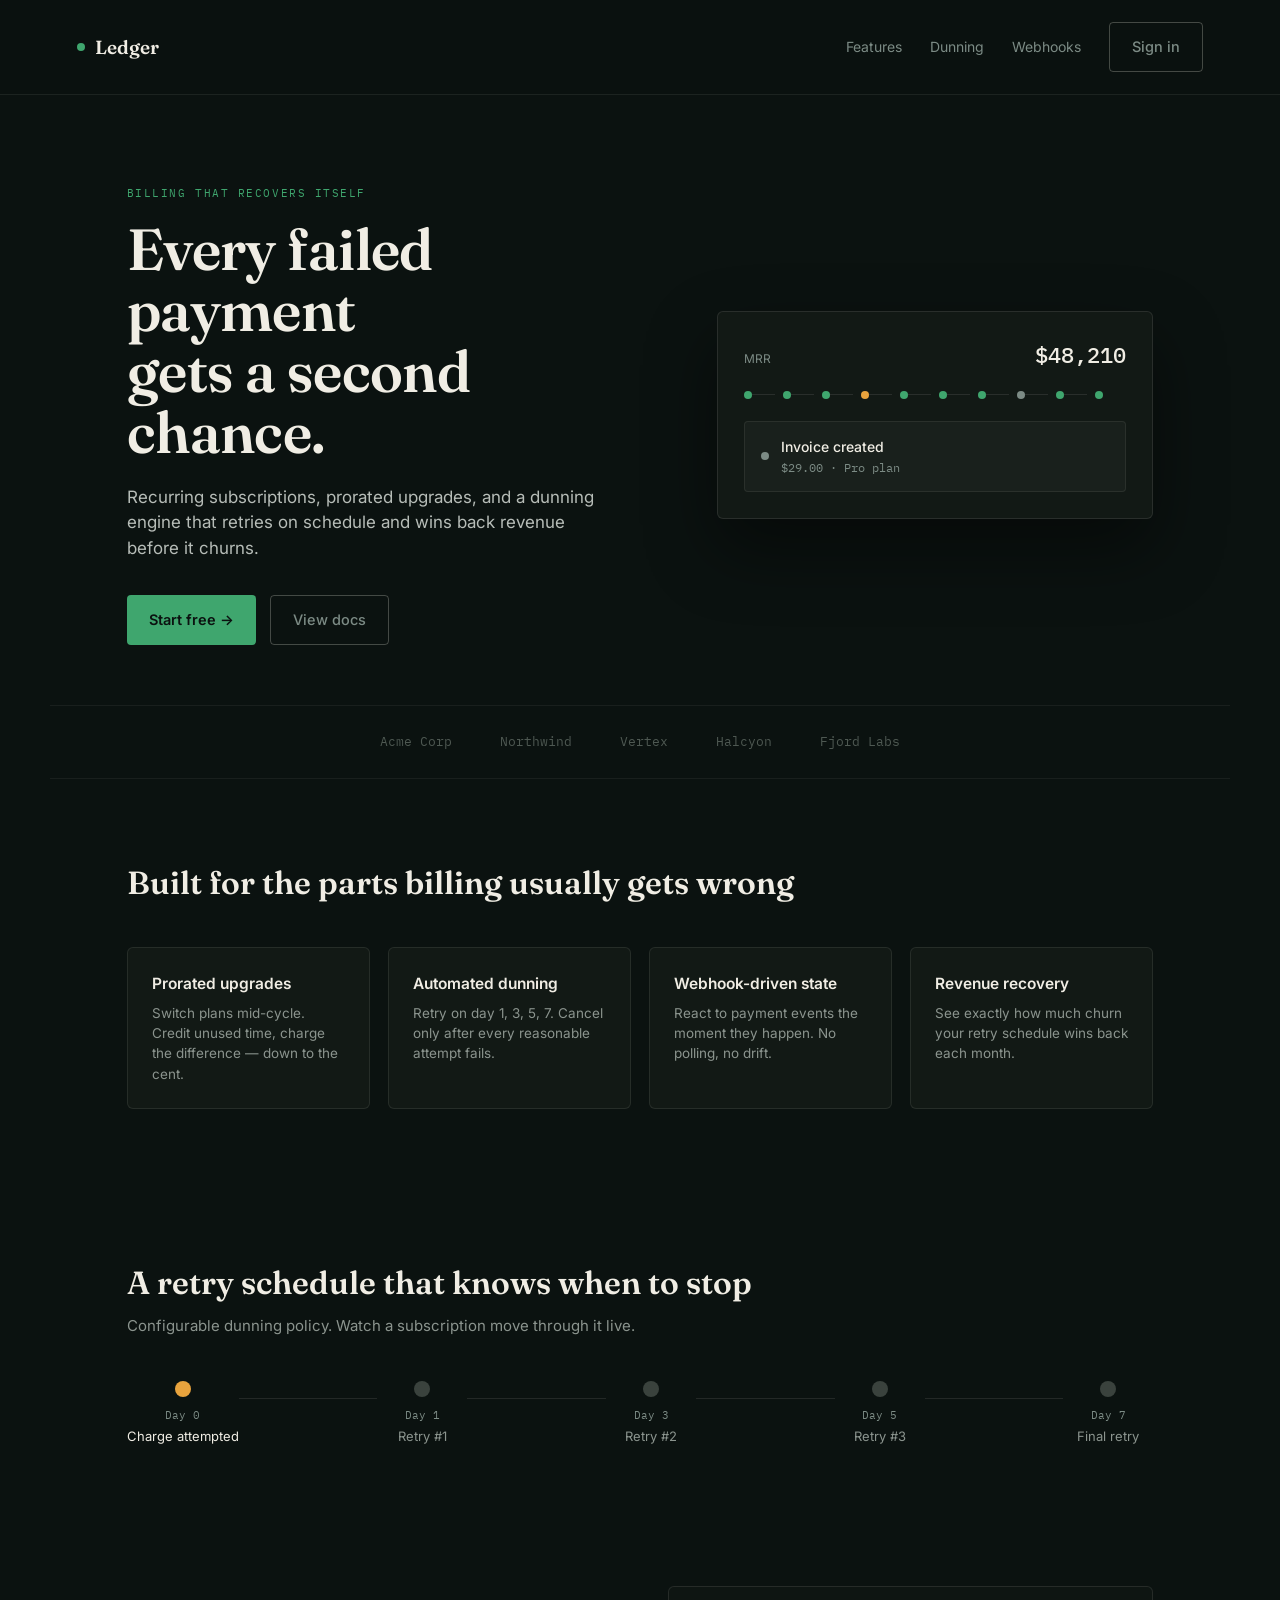
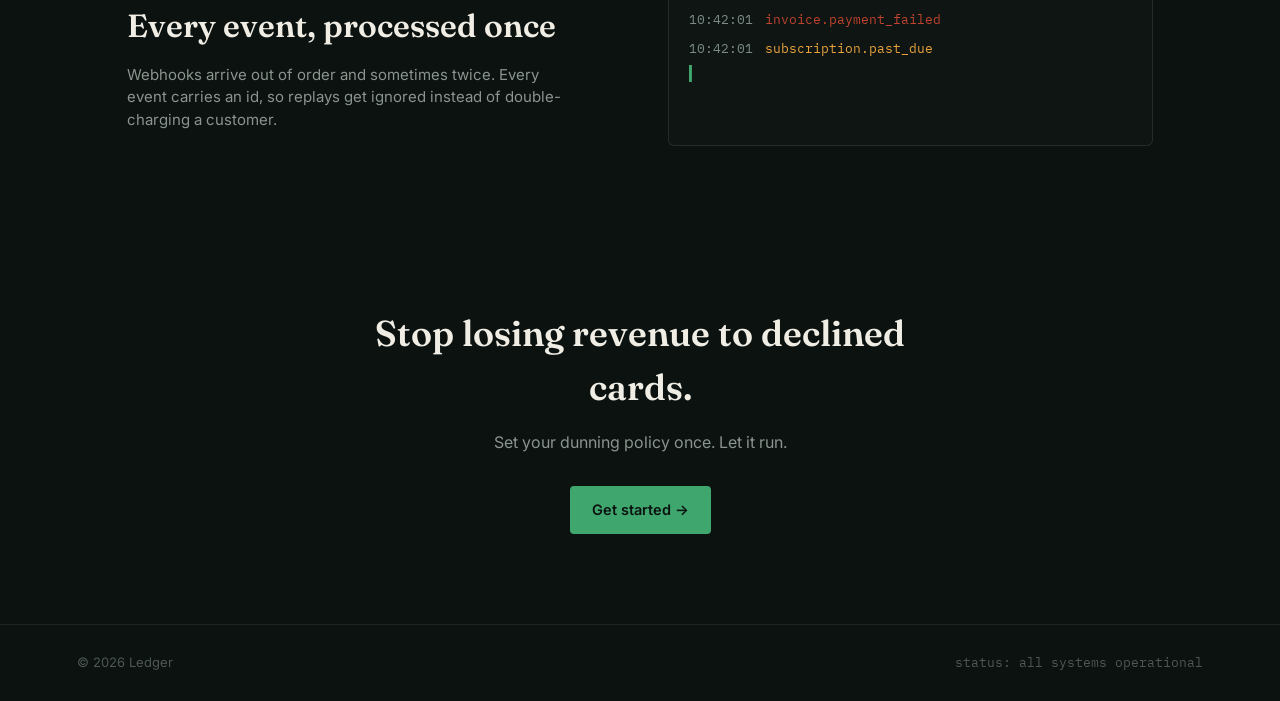
<file: index.html>
<!DOCTYPE html>
<html lang="en">
<head>
<meta charset="UTF-8" />
<meta name="viewport" content="width=device-width, initial-scale=1.0" />
<title>Ledger — Billing that recovers itself</title>
<link rel="preconnect" href="https://fonts.googleapis.com" />
<link href="https://fonts.googleapis.com/css2?family=Fraunces:opsz,wght@9..144,500;9..144,600;9..144,700&family=Inter:wght@400;500;600;700&family=IBM+Plex+Mono:wght@400;500&display=swap" rel="stylesheet" />
<link rel="stylesheet" href="css/landing.css" />
</head>
<body>

  <nav class="nav">
    <div class="brand">
      <span class="dot pulse"></span>
      <span class="brand-name">Ledger</span>
    </div>
    <div class="nav-links">
      <a href="#features" class="nav-link">Features</a>
      <a href="#dunning" class="nav-link">Dunning</a>
      <a href="#webhooks" class="nav-link">Webhooks</a>
      <a href="login.html" class="btn-ghost">Sign in</a>
    </div>
  </nav>

  <section class="hero">
    <div class="hero-grid">
      <div>
        <div class="eyebrow">Billing that recovers itself</div>
        <h1>Every failed payment<br />gets a second chance.</h1>
        <p class="lede">Recurring subscriptions, prorated upgrades, and a dunning engine that retries on schedule and wins back revenue before it churns.</p>
        <div class="cta-row">
          <a href="login.html" class="btn-primary">Start free →</a>
          <a href="#features" class="btn-ghost">View docs</a>
        </div>
      </div>

      <div class="sim-card">
        <div class="sim-top">
          <span>MRR</span>
          <span id="mrr" class="mono">$48,210</span>
        </div>
        <div id="pulse-strip" class="pulse-strip"></div>
        <div id="sim-line" class="sim-line">
          <span id="sim-dot" class="dot"></span>
          <div>
            <div id="sim-label" class="sim-label">Invoice created</div>
            <div id="sim-sub" class="mono sim-sub">$29.00 · Pro plan</div>
          </div>
        </div>
      </div>
    </div>
  </section>

  <div class="logos">
    <span>Acme Corp</span><span>Northwind</span><span>Vertex</span><span>Halcyon</span><span>Fjord Labs</span>
  </div>

  <section id="features" class="features">
    <h2>Built for the parts billing usually gets wrong</h2>
    <div class="feat-grid">
      <div class="feat-card"><div class="feat-title">Prorated upgrades</div><p>Switch plans mid-cycle. Credit unused time, charge the difference — down to the cent.</p></div>
      <div class="feat-card"><div class="feat-title">Automated dunning</div><p>Retry on day 1, 3, 5, 7. Cancel only after every reasonable attempt fails.</p></div>
      <div class="feat-card"><div class="feat-title">Webhook-driven state</div><p>React to payment events the moment they happen. No polling, no drift.</p></div>
      <div class="feat-card"><div class="feat-title">Revenue recovery</div><p>See exactly how much churn your retry schedule wins back each month.</p></div>
    </div>
  </section>

  <section id="dunning" class="dunning">
    <h2>A retry schedule that knows when to stop</h2>
    <p class="sub">Configurable dunning policy. Watch a subscription move through it live.</p>
    <div id="timeline" class="timeline"></div>
  </section>

  <section id="webhooks" class="webhooks">
    <div class="webhooks-grid">
      <div>
        <h2>Every event, processed once</h2>
        <p>Webhooks arrive out of order and sometimes twice. Every event carries an id, so replays get ignored instead of double-charging a customer.</p>
      </div>
      <div id="terminal" class="terminal"></div>
    </div>
  </section>

  <section class="final-cta">
    <h2>Stop losing revenue to declined cards.</h2>
    <p>Set your dunning policy once. Let it run.</p>
    <a href="login.html" class="btn-primary">Get started →</a>
  </section>

  <footer class="footer">
    <span>© 2026 Ledger</span>
    <span class="mono">status: all systems operational</span>
  </footer>

  <script src="js/landing.js"></script>
</body>
</html>
</file>
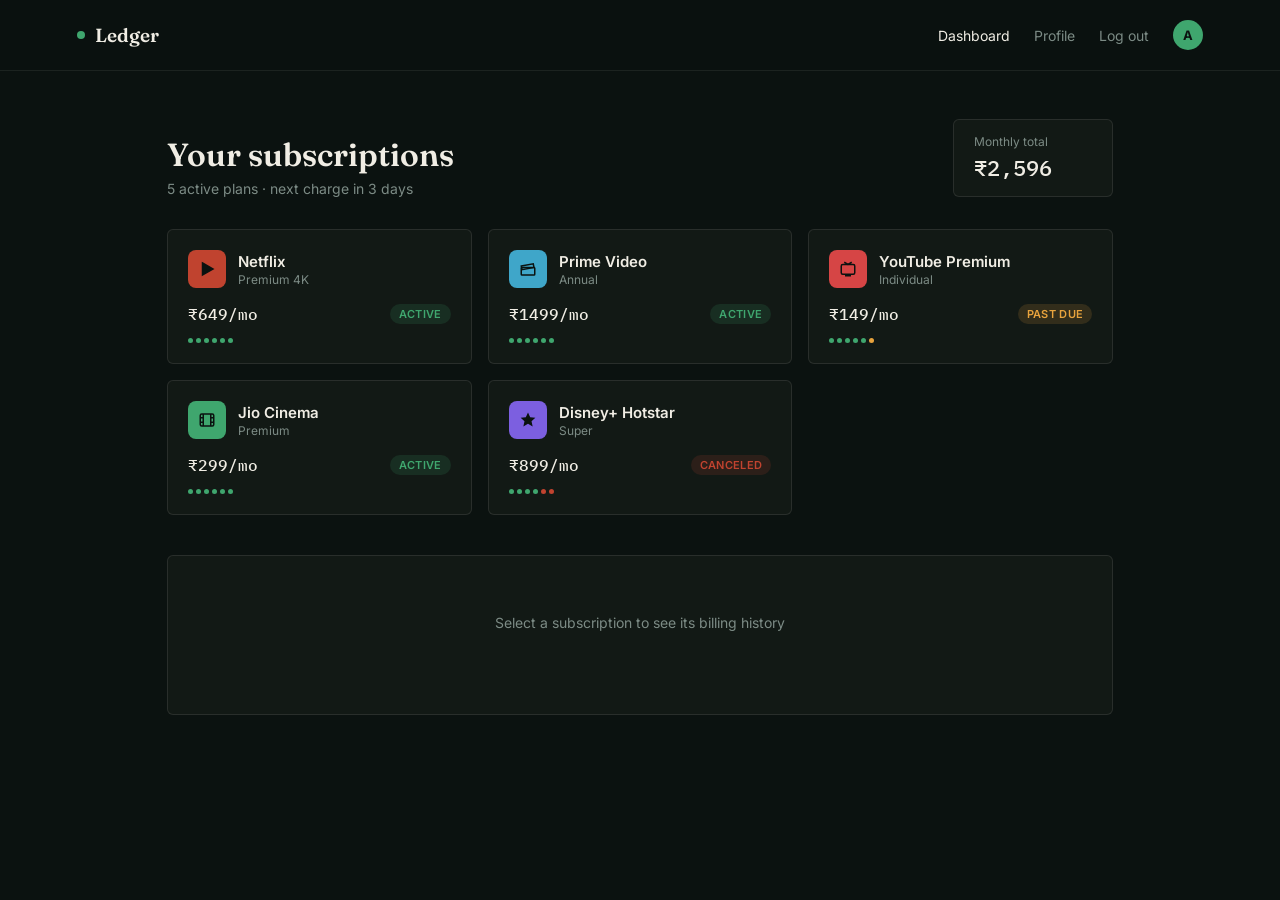
<file: dashboard.html>
<!DOCTYPE html>
<html lang="en">
<head>
<meta charset="UTF-8" />
<meta name="viewport" content="width=device-width, initial-scale=1.0" />
<title>Dashboard — Ledger</title>
<link rel="preconnect" href="https://fonts.googleapis.com" />
<link href="https://fonts.googleapis.com/css2?family=Fraunces:opsz,wght@9..144,500;9..144,600&family=Inter:wght@400;500;600;700&family=IBM+Plex+Mono:wght@400;500&display=swap" rel="stylesheet" />
<link rel="stylesheet" href="css/dashboard.css" />
</head>
<body>

  <nav class="nav">
    <div class="brand">
      <span class="dot pulse"></span>
      <span class="brand-name">Ledger</span>
    </div>
    <div class="nav-links">
      <a href="dashboard.html" class="nav-link active">Dashboard</a>
      <a href="profile.html" class="nav-link">Profile</a>
      <a href="index.html" class="nav-link">Log out</a>
      <div class="avatar" id="nav-avatar">A</div>
    </div>
  </nav>

  <main class="wrap">
    <div class="head-row">
      <div>
        <h1>Your subscriptions</h1>
        <p class="sub">5 active plans · next charge in 3 days</p>
      </div>
      <div class="stat-card">
        <span class="stat-label">Monthly total</span>
        <span id="total" class="mono stat-value">₹0</span>
      </div>
    </div>

    <div id="sub-grid" class="sub-grid"></div>

    <section class="detail-panel" id="detail-panel">
      <div class="detail-empty" id="detail-empty">Select a subscription to see its billing history</div>
    </section>
  </main>

  <script src="js/dashboard.js"></script>
</body>
</html>
</file>
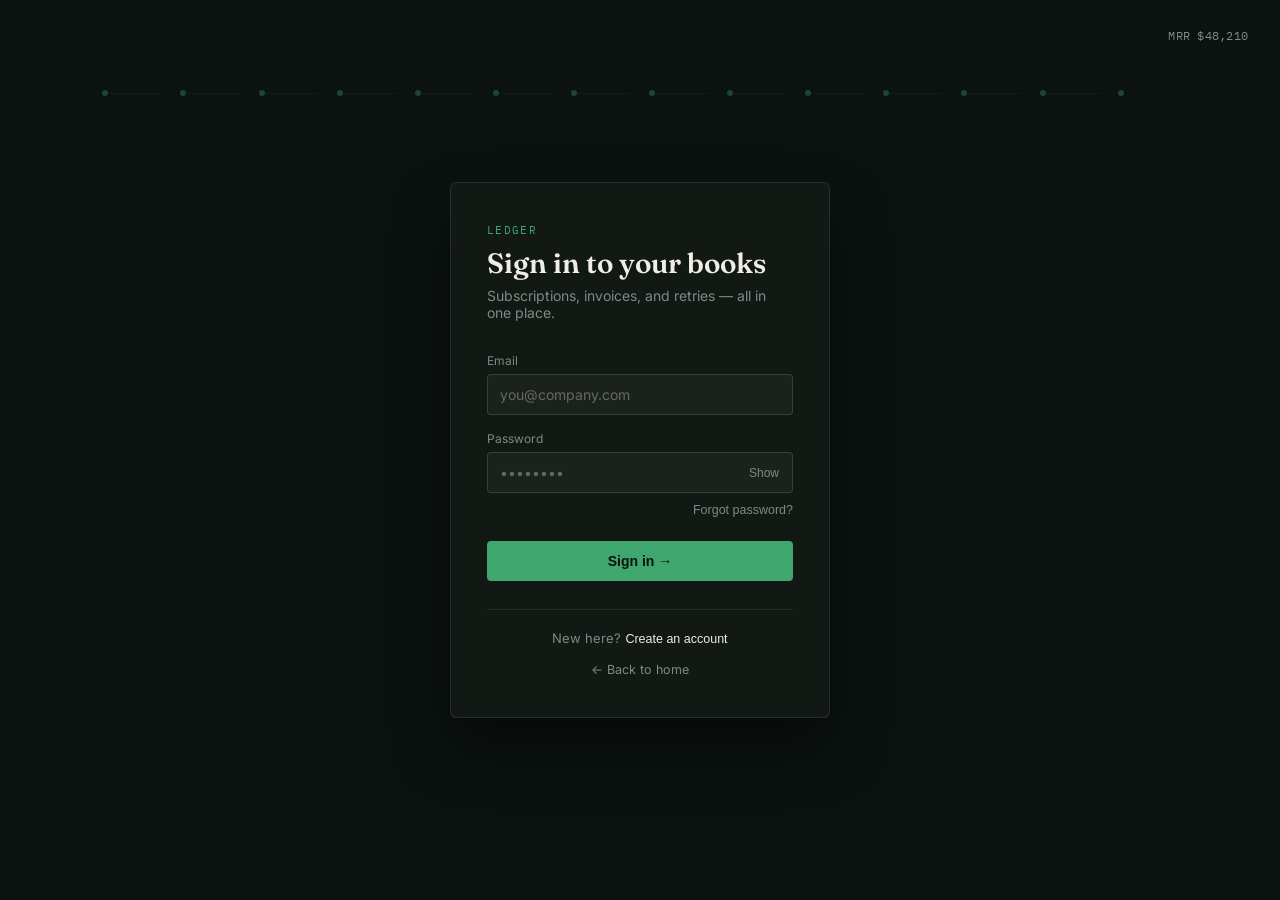
<file: login.html>
<!DOCTYPE html>
<html lang="en">
<head>
<meta charset="UTF-8" />
<meta name="viewport" content="width=device-width, initial-scale=1.0" />
<title>Sign in — Ledger</title>
<link rel="preconnect" href="https://fonts.googleapis.com" />
<link href="https://fonts.googleapis.com/css2?family=Fraunces:opsz,wght@9..144,500;9..144,600&family=Inter:wght@400;500;600&family=IBM+Plex+Mono:wght@400;500&display=swap" rel="stylesheet" />
<link rel="stylesheet" href="css/login.css" />
</head>
<body>

  <div id="pulse-bg" class="pulse-bg" aria-hidden="true"></div>
  <div id="mrr-ticker" class="mrr-ticker mono">MRR $48,210</div>

  <div class="card">
    <div class="card-head">
      <div class="eyebrow">Ledger</div>
      <h1>Sign in to your books</h1>
      <p class="sub">Subscriptions, invoices, and retries — all in one place.</p>
    </div>

    <form id="login-form">
      <label>
        <span>Email</span>
        <input id="email" type="email" placeholder="you@company.com" required />
      </label>

      <label>
        <span>Password</span>
        <div class="pw-wrap">
          <input id="password" type="password" placeholder="••••••••" required />
          <button type="button" id="pw-toggle" class="pw-toggle" aria-label="Show password">Show</button>
        </div>
      </label>

      <div class="forgot-row">
        <button type="button" class="link-btn">Forgot password?</button>
      </div>

      <button type="submit" id="submit-btn" class="submit-btn">Sign in →</button>
    </form>

    <div class="card-foot">
      New here? <button class="link-btn strong">Create an account</button>
    </div>

    <a href="index.html" class="back-link">← Back to home</a>
  </div>

  <script src="js/login.js"></script>
</body>
</html>
</file>
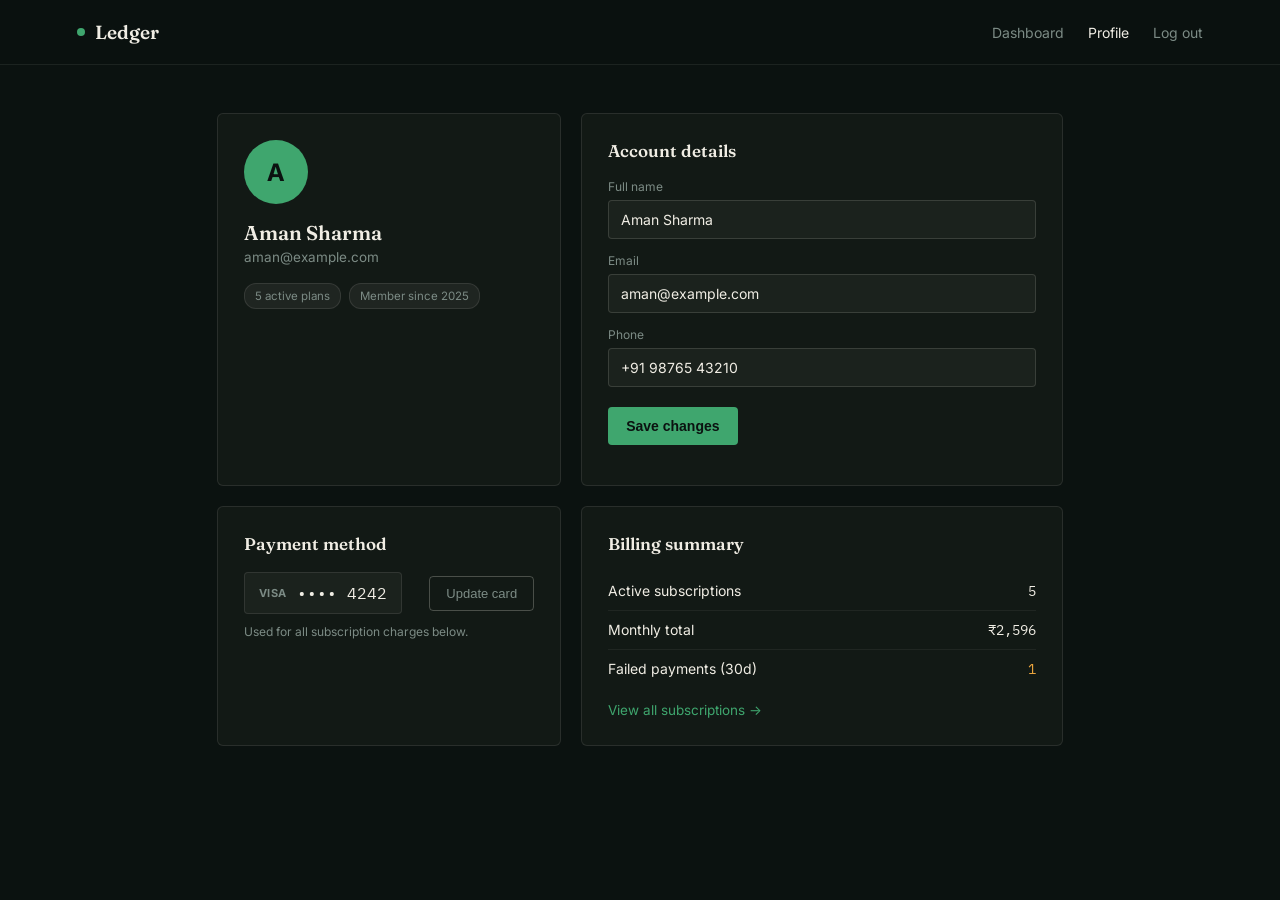
<file: profile.html>
<!DOCTYPE html>
<html lang="en">
<head>
<meta charset="UTF-8" />
<meta name="viewport" content="width=device-width, initial-scale=1.0" />
<title>Profile — Ledger</title>
<link rel="preconnect" href="https://fonts.googleapis.com" />
<link href="https://fonts.googleapis.com/css2?family=Fraunces:opsz,wght@9..144,500;9..144,600&family=Inter:wght@400;500;600;700&family=IBM+Plex+Mono:wght@400;500&display=swap" rel="stylesheet" />
<link rel="stylesheet" href="css/profile.css" />
</head>
<body>

  <nav class="nav">
    <div class="brand">
      <span class="dot pulse"></span>
      <span class="brand-name">Ledger</span>
    </div>
    <div class="nav-links">
      <a href="dashboard.html" class="nav-link">Dashboard</a>
      <a href="profile.html" class="nav-link active">Profile</a>
      <a href="index.html" class="nav-link">Log out</a>
    </div>
  </nav>

  <main class="wrap">
    <div class="profile-grid">

      <section class="card">
        <div class="avatar-big" id="avatar-big">A</div>
        <h2 id="display-name">Aman Sharma</h2>
        <p class="muted" id="display-email">aman@example.com</p>
        <div class="badge-row">
          <span class="badge">5 active plans</span>
          <span class="badge">Member since 2025</span>
        </div>
      </section>

      <section class="card form-card">
        <h3>Account details</h3>
        <form id="profile-form">
          <label>
            <span>Full name</span>
            <input id="name" type="text" value="Aman Sharma" />
          </label>
          <label>
            <span>Email</span>
            <input id="email" type="email" value="aman@example.com" />
          </label>
          <label>
            <span>Phone</span>
            <input id="phone" type="tel" value="+91 98765 43210" />
          </label>
          <button type="submit" class="btn-primary" id="save-btn">Save changes</button>
          <span id="save-status" class="save-status"></span>
        </form>
      </section>

      <section class="card">
        <h3>Payment method</h3>
        <div class="pm-row">
          <div class="pm-card">
            <span class="pm-type">VISA</span>
            <span class="mono">•••• 4242</span>
          </div>
          <button class="btn-ghost">Update card</button>
        </div>
        <p class="muted small">Used for all subscription charges below.</p>
      </section>

      <section class="card">
        <h3>Billing summary</h3>
        <div class="summary-row"><span>Active subscriptions</span><span class="mono">5</span></div>
        <div class="summary-row"><span>Monthly total</span><span class="mono" id="summary-total">₹0</span></div>
        <div class="summary-row"><span>Failed payments (30d)</span><span class="mono" style="color:var(--amber)">1</span></div>
        <a href="dashboard.html" class="link-btn">View all subscriptions →</a>
      </section>

    </div>
  </main>

  <script src="js/profile.js"></script>
</body>
</html>
</file>
<file: css/landing.css>
:root {
  --bg: #0B1210;
  --paper: #F0EDE4;
  --green: #3FA66E;
  --amber: #E8A33D;
  --red: #C0432F;
  --slate: #7C8B85;
  --card: #121915;
  --border: rgba(240,237,228,0.1);
}

* { box-sizing: border-box; margin: 0; padding: 0; }

body {
  background: var(--bg);
  color: var(--paper);
  font-family: 'Inter', sans-serif;
  line-height: 1.5;
}

.mono { font-family: 'IBM Plex Mono', monospace; }

/* NAV */
.nav {
  display: flex;
  justify-content: space-between;
  align-items: center;
  padding: 22px 6%;
  border-bottom: 1px solid rgba(240,237,228,0.08);
  position: sticky;
  top: 0;
  background: rgba(11,18,16,0.85);
  backdrop-filter: blur(8px);
  z-index: 50;
}
.brand { display: flex; align-items: center; gap: 10px; }
.brand-name { font-family: 'Fraunces', serif; font-weight: 600; font-size: 19px; }
.nav-links { display: flex; gap: 28px; align-items: center; }
.nav-link { color: var(--slate); text-decoration: none; font-size: 14px; transition: color .2s ease; }
.nav-link:hover { color: var(--paper); }

.dot { width: 8px; height: 8px; border-radius: 50%; background: var(--green); flex-shrink: 0; }
.pulse { animation: breathe 1.8s ease-in-out infinite; }
@keyframes breathe { 0%,100%{opacity:.5; transform:scale(1);} 50%{opacity:1; transform:scale(1.3);} }
@keyframes shatter { 0%{opacity:1; transform:scale(1) rotate(0);} 100%{opacity:0; transform:scale(1.6) rotate(12deg);} }
.shatter { animation: shatter .5s ease forwards; }

/* BUTTONS */
.btn-primary, .btn-ghost {
  display: inline-flex;
  align-items: center;
  gap: 8px;
  padding: 13px 22px;
  border-radius: 4px;
  font-size: 14.5px;
  font-weight: 600;
  text-decoration: none;
  cursor: pointer;
  border: none;
  transition: background .2s ease, transform .15s ease, border-color .2s ease, color .2s ease;
}
.btn-primary { background: var(--green); color: var(--bg); }
.btn-primary:hover { background: #379960; transform: translateY(-1px); }
.btn-ghost { background: transparent; border: 1px solid rgba(240,237,228,0.25); color: var(--slate); font-weight: 500; }
.btn-ghost:hover { border-color: var(--paper); color: var(--paper); }

/* HERO */
.hero { padding: 90px 6% 60px; max-width: 1180px; margin: 0 auto; }
.hero-grid { display: grid; grid-template-columns: 1.1fr 0.9fr; gap: 56px; align-items: center; }
.eyebrow { font-family: 'IBM Plex Mono', monospace; font-size: 11px; letter-spacing: .14em; text-transform: uppercase; color: var(--green); margin-bottom: 18px; }
h1 { font-family: 'Fraunces', serif; font-weight: 600; font-size: clamp(36px,4.6vw,58px); line-height: 1.05; letter-spacing: -0.01em; }
.lede { color: #B7BDB8; font-size: 17px; max-width: 480px; margin-top: 22px; }
.cta-row { display: flex; gap: 14px; margin-top: 34px; }

.sim-card { background: var(--card); border: 1px solid var(--border); border-radius: 6px; padding: 26px; box-shadow: 0 30px 70px rgba(0,0,0,0.45); }
.sim-top { display: flex; justify-content: space-between; align-items: baseline; margin-bottom: 20px; font-size: 12px; color: var(--slate); }
#mrr { font-size: 22px; font-weight: 500; color: var(--paper); }
.pulse-strip { display: flex; align-items: center; gap: 8px; margin-bottom: 22px; }
.pulse-strip .seg { display: flex; align-items: center; flex: 1; }
.pulse-strip .line { height: 1px; flex: 1; background: rgba(240,237,228,0.1); }

.sim-line { background: rgba(240,237,228,0.03); border: 1px solid rgba(240,237,228,0.08); border-radius: 4px; padding: 14px 16px; display: flex; align-items: center; gap: 12px; }
.sim-label { font-size: 14px; font-weight: 500; }
.sim-sub { font-size: 12px; color: var(--slate); margin-top: 2px; }

/* LOGOS */
.logos { padding: 26px 6%; border-top: 1px solid rgba(240,237,228,0.06); border-bottom: 1px solid rgba(240,237,228,0.06); display: flex; gap: 48px; justify-content: center; flex-wrap: wrap; max-width: 1180px; margin: 0 auto; }
.logos span { color: #4E5852; font-size: 13px; font-family: 'IBM Plex Mono', monospace; }

/* FEATURES */
.features { padding: 80px 6%; max-width: 1180px; margin: 0 auto; }
.features h2 { font-family: 'Fraunces', serif; font-size: 32px; font-weight: 600; margin-bottom: 40px; }
.feat-grid { display: grid; grid-template-columns: repeat(auto-fit, minmax(240px,1fr)); gap: 18px; }
.feat-card { background: var(--card); border: 1px solid rgba(240,237,228,0.09); border-radius: 6px; padding: 24px; transition: border-color .25s ease, transform .25s ease; }
.feat-card:hover { border-color: rgba(63,166,110,0.5); transform: translateY(-3px); }
.feat-title { font-weight: 600; font-size: 15.5px; margin-bottom: 8px; }
.feat-card p { color: #8B948E; font-size: 13.5px; }

/* DUNNING TIMELINE */
.dunning { padding: 70px 6%; max-width: 1180px; margin: 0 auto; }
.dunning h2 { font-family: 'Fraunces', serif; font-size: 32px; font-weight: 600; margin-bottom: 8px; }
.dunning .sub { color: #8B948E; font-size: 15px; margin-bottom: 44px; max-width: 520px; }
.timeline { display: flex; align-items: center; }
.tl-stage { display: flex; flex-direction: column; align-items: center; min-width: 90px; }
.tl-dot { width: 16px; height: 16px; border-radius: 50%; margin-bottom: 10px; transition: background .4s ease; background: #3A423D; }
.tl-day { font-family: 'IBM Plex Mono', monospace; font-size: 11px; color: var(--slate); }
.tl-label { font-size: 13px; margin-top: 3px; color: #8B948E; text-align: center; }
.tl-line { height: 1px; flex: 1; background: rgba(240,237,228,0.1); margin-bottom: 30px; transition: background .4s ease; }

/* WEBHOOKS */
.webhooks { padding: 70px 6%; max-width: 1180px; margin: 0 auto; }
.webhooks-grid { display: grid; grid-template-columns: 1fr 1fr; gap: 56px; align-items: center; }
.webhooks h2 { font-family: 'Fraunces', serif; font-size: 32px; font-weight: 600; margin-bottom: 14px; }
.webhooks p { color: #8B948E; font-size: 15px; max-width: 440px; }
.terminal { background: #0E1512; border: 1px solid var(--border); border-radius: 6px; padding: 18px 20px; font-family: 'IBM Plex Mono', monospace; font-size: 12.5px; min-height: 160px; }
.terminal .line { display: flex; gap: 12px; padding: 5px 0; color: var(--slate); animation: typeIn .3s ease forwards; }
@keyframes typeIn { from{opacity:0;} to{opacity:1;} }

/* FINAL CTA */
.final-cta { padding: 90px 6%; text-align: center; max-width: 780px; margin: 0 auto; }
.final-cta h2 { font-family: 'Fraunces', serif; font-size: 36px; font-weight: 600; margin-bottom: 16px; }
.final-cta p { color: #8B948E; font-size: 16px; margin-bottom: 32px; }

/* FOOTER */
.footer { border-top: 1px solid rgba(240,237,228,0.08); padding: 28px 6%; display: flex; justify-content: space-between; color: #4E5852; font-size: 13px; }

/* RESPONSIVE */
@media (max-width: 860px) {
  .hero-grid, .webhooks-grid { grid-template-columns: 1fr; }
  .nav-links { gap: 16px; }
}

/* REDUCED MOTION */
@media (prefers-reduced-motion: reduce) {
  .pulse, .shatter, .terminal .line { animation: none; }
}

/* SCROLL REVEAL */
.reveal { opacity: 0; transform: translateY(18px); transition: opacity .6s ease, transform .6s cubic-bezier(.2,.8,.2,1); }
.reveal.visible { opacity: 1; transform: translateY(0); }
</file>
<file: css/dashboard.css>
:root {
  --bg: #0B1210;
  --paper: #F0EDE4;
  --green: #3FA66E;
  --amber: #E8A33D;
  --red: #C0432F;
  --slate: #7C8B85;
  --card: #121915;
  --border: rgba(240,237,228,0.1);
}
* { box-sizing: border-box; margin: 0; padding: 0; }
body { background: var(--bg); color: var(--paper); font-family: 'Inter', sans-serif; }
.mono { font-family: 'IBM Plex Mono', monospace; }

.nav { display: flex; justify-content: space-between; align-items: center; padding: 20px 6%; border-bottom: 1px solid rgba(240,237,228,0.08); position: sticky; top: 0; background: rgba(11,18,16,0.9); backdrop-filter: blur(8px); z-index: 50; }
.brand { display: flex; align-items: center; gap: 10px; }
.brand-name { font-family: 'Fraunces', serif; font-weight: 600; font-size: 19px; }
.dot { width: 8px; height: 8px; border-radius: 50%; background: var(--green); }
.pulse { animation: breathe 1.8s ease-in-out infinite; }
@keyframes breathe { 0%,100%{opacity:.5;transform:scale(1);} 50%{opacity:1;transform:scale(1.3);} }
.nav-links { display: flex; gap: 24px; align-items: center; }
.nav-link { color: var(--slate); text-decoration: none; font-size: 14px; transition: color .2s ease; }
.nav-link:hover, .nav-link.active { color: var(--paper); }
.avatar { width: 30px; height: 30px; border-radius: 50%; background: var(--green); color: var(--bg); display: flex; align-items: center; justify-content: center; font-weight: 700; font-size: 13px; }

.wrap { max-width: 1100px; margin: 0 auto; padding: 48px 6%; }
.head-row { display: flex; justify-content: space-between; align-items: flex-end; margin-bottom: 32px; flex-wrap: wrap; gap: 16px; }
h1 { font-family: 'Fraunces', serif; font-weight: 600; font-size: 32px; }
.sub { color: var(--slate); font-size: 14px; margin-top: 6px; }
.stat-card { background: var(--card); border: 1px solid var(--border); border-radius: 6px; padding: 14px 20px; display: flex; flex-direction: column; gap: 4px; min-width: 160px; }
.stat-label { font-size: 12px; color: var(--slate); }
.stat-value { font-size: 22px; font-weight: 500; }

.sub-grid { display: grid; grid-template-columns: repeat(auto-fill, minmax(230px, 1fr)); gap: 16px; margin-bottom: 40px; }
.sub-card { background: var(--card); border: 1px solid var(--border); border-radius: 6px; padding: 20px; cursor: pointer; transition: border-color .25s ease, transform .2s ease; }
.sub-card:hover { transform: translateY(-3px); border-color: rgba(63,166,110,0.4); }
.sub-card.selected { border-color: var(--green); }
.sub-top { display: flex; align-items: center; gap: 12px; margin-bottom: 16px; }
.sub-icon { width: 38px; height: 38px; border-radius: 8px; display: flex; align-items: center; justify-content: center; flex-shrink: 0; }
.sub-icon svg { display: block; }
.sub-name { font-weight: 600; font-size: 15px; }
.sub-plan { font-size: 12px; color: var(--slate); margin-top: 1px; }
.sub-bottom { display: flex; justify-content: space-between; align-items: center; }
.sub-price { font-size: 16px; font-weight: 500; }
.status-pill { font-size: 11px; padding: 3px 9px; border-radius: 12px; font-weight: 600; text-transform: uppercase; letter-spacing: .03em; }
.status-active { background: rgba(63,166,110,0.15); color: var(--green); }
.status-past_due { background: rgba(232,163,61,0.15); color: var(--amber); }
.status-canceled { background: rgba(192,67,47,0.15); color: var(--red); }
.sub-mini-strip { display: flex; gap: 3px; margin-top: 14px; }
.sub-mini-strip .mdot { width: 5px; height: 5px; border-radius: 50%; }

.detail-panel { background: var(--card); border: 1px solid var(--border); border-radius: 6px; padding: 28px; min-height: 160px; }
.detail-empty { color: var(--slate); font-size: 14px; text-align: center; padding: 30px 0; }
.detail-head { display: flex; justify-content: space-between; align-items: center; margin-bottom: 22px; }
.detail-head h3 { font-family: 'Fraunces', serif; font-size: 20px; font-weight: 600; }
.detail-actions { display: flex; gap: 10px; }
.btn-small { font-size: 13px; padding: 8px 14px; border-radius: 4px; border: 1px solid rgba(240,237,228,0.2); background: transparent; color: var(--slate); cursor: pointer; transition: color .2s ease, border-color .2s ease; }
.btn-small:hover { color: var(--paper); border-color: var(--paper); }
.btn-small.danger:hover { color: var(--red); border-color: var(--red); }

.history-strip { display: flex; align-items: center; gap: 10px; margin-top: 4px; }
.history-strip .seg { display: flex; align-items: center; flex: 1; }
.history-strip .hdot { width: 9px; height: 9px; border-radius: 50%; flex-shrink: 0; }
.history-strip .hline { height: 1px; flex: 1; background: rgba(240,237,228,0.1); }
.history-labels { display: flex; justify-content: space-between; margin-top: 8px; font-size: 11px; color: var(--slate); font-family: 'IBM Plex Mono', monospace; }

@media (max-width: 700px) { .head-row { flex-direction: column; align-items: flex-start; } }
</file>
<file: css/login.css>
:root {
  --bg: #0B1210;
  --paper: #F0EDE4;
  --green: #3FA66E;
  --amber: #E8A33D;
  --red: #C0432F;
  --slate: #7C8B85;
  --card: #121915;
}

* { box-sizing: border-box; margin: 0; padding: 0; }

body {
  background: var(--bg);
  color: var(--paper);
  font-family: 'Inter', sans-serif;
  min-height: 100vh;
  display: flex;
  align-items: center;
  justify-content: center;
  position: relative;
  overflow: hidden;
  padding: 24px;
}

.mono { font-family: 'IBM Plex Mono', monospace; }

/* ambient bg pulse strip */
.pulse-bg {
  position: absolute;
  top: 10%;
  left: 0;
  right: 0;
  display: flex;
  gap: 18px;
  align-items: center;
  padding: 0 8%;
  opacity: 0.35;
}
.pulse-bg .seg { display: flex; align-items: center; flex: 1; }
.pulse-bg .dot { width: 6px; height: 6px; border-radius: 50%; flex-shrink: 0; }
.pulse-bg .line { height: 1px; flex: 1; background: rgba(240,237,228,0.12); }
.pulse-bg .breathe { animation: breathe 2s ease-in-out infinite; }
@keyframes breathe { 0%,100%{opacity:.55; transform:scale(1);} 50%{opacity:1; transform:scale(1.25);} }

.mrr-ticker {
  position: absolute;
  top: 28px;
  right: 32px;
  font-size: 12px;
  color: var(--slate);
  letter-spacing: .02em;
}

/* CARD */
.card {
  width: 100%;
  max-width: 380px;
  background: var(--card);
  border: 1px solid rgba(240,237,228,0.1);
  border-radius: 6px;
  padding: 40px 36px;
  position: relative;
  z-index: 2;
  box-shadow: 0 30px 60px rgba(0,0,0,0.4);
  animation: rise .5s cubic-bezier(.2,.8,.2,1) both;
}
@keyframes rise { from{opacity:0; transform:translateY(10px);} to{opacity:1; transform:translateY(0);} }

.card-head { margin-bottom: 32px; }
.eyebrow { font-family: 'IBM Plex Mono', monospace; font-size: 11px; color: var(--green); letter-spacing: .12em; text-transform: uppercase; margin-bottom: 10px; }
h1 { font-family: 'Fraunces', serif; font-weight: 600; font-size: 28px; line-height: 1.15; }
.sub { color: var(--slate); font-size: 14px; margin-top: 8px; }

form { display: flex; flex-direction: column; gap: 16px; }
label { display: flex; flex-direction: column; gap: 6px; }
label > span { font-size: 12px; color: var(--slate); }

input {
  background: rgba(240,237,228,0.04);
  border: 1px solid rgba(240,237,228,0.14);
  color: var(--paper);
  padding: 11px 12px;
  border-radius: 4px;
  font-size: 14px;
  font-family: inherit;
  transition: border-color .25s ease, background .25s ease;
  width: 100%;
}
input:focus { outline: none; border-color: var(--green); background: rgba(63,166,110,0.06); }
input::placeholder { color: rgba(240,237,228,0.35); }

.pw-wrap { position: relative; }
.pw-wrap input { padding-right: 52px; }
.pw-toggle {
  position: absolute;
  right: 8px;
  top: 50%;
  transform: translateY(-50%);
  background: none;
  border: none;
  color: var(--slate);
  cursor: pointer;
  font-size: 12px;
  padding: 4px 6px;
}
.pw-toggle:hover { color: var(--paper); }

.forgot-row { display: flex; justify-content: flex-end; margin-top: -6px; }
.link-btn { background: none; border: none; color: var(--slate); font-size: 12.5px; cursor: pointer; padding: 0; transition: color .2s ease; }
.link-btn:hover { color: var(--paper); }
.link-btn.strong { font-weight: 500; color: var(--paper); }

.submit-btn {
  margin-top: 8px;
  padding: 12px 16px;
  border-radius: 4px;
  border: none;
  background: var(--green);
  color: var(--bg);
  font-weight: 600;
  font-size: 14px;
  cursor: pointer;
  display: flex;
  align-items: center;
  justify-content: center;
  gap: 8px;
  transition: background .2s ease, transform .15s ease, opacity .2s ease;
}
.submit-btn:hover:not(:disabled) { background: #379960; }
.submit-btn:active:not(:disabled) { transform: scale(.98); }
.submit-btn.failed { background: var(--red); }
.submit-btn:disabled { opacity: .85; cursor: wait; }

.spinner {
  width: 14px; height: 14px;
  border: 2px solid rgba(11,18,16,0.3);
  border-top-color: var(--bg);
  border-radius: 50%;
  display: inline-block;
  animation: spin .7s linear infinite;
}
@keyframes spin { to { transform: rotate(360deg); } }

.card-foot { margin-top: 28px; padding-top: 20px; border-top: 1px solid rgba(240,237,228,0.08); font-size: 13px; color: var(--slate); text-align: center; }
.back-link { display: block; text-align: center; margin-top: 16px; font-size: 12.5px; color: var(--slate); text-decoration: none; }
.back-link:hover { color: var(--paper); }

button:focus-visible, input:focus-visible, a:focus-visible {
  outline: 2px solid var(--green);
  outline-offset: 2px;
}

@media (prefers-reduced-motion: reduce) {
  .breathe, .card, .spinner { animation: none; }
}

@media (max-width: 500px) {
  .card {
    padding: 30px 20px;
  }

  h1 {
    font-size: 24px;
  }
}
</file>
<file: css/profile.css>
:root {
  --bg: #0B1210;
  --paper: #F0EDE4;
  --green: #3FA66E;
  --amber: #E8A33D;
  --red: #C0432F;
  --slate: #7C8B85;
  --card: #121915;
  --border: rgba(240,237,228,0.1);
}
* { box-sizing: border-box; margin: 0; padding: 0; }
body { background: var(--bg); color: var(--paper); font-family: 'Inter', sans-serif; }
.mono { font-family: 'IBM Plex Mono', monospace; }

.nav { display: flex; justify-content: space-between; align-items: center; padding: 20px 6%; border-bottom: 1px solid rgba(240,237,228,0.08); position: sticky; top: 0; background: rgba(11,18,16,0.9); backdrop-filter: blur(8px); z-index: 50; }
.brand { display: flex; align-items: center; gap: 10px; }
.brand-name { font-family: 'Fraunces', serif; font-weight: 600; font-size: 19px; }
.dot { width: 8px; height: 8px; border-radius: 50%; background: var(--green); }
.pulse { animation: breathe 1.8s ease-in-out infinite; }
@keyframes breathe { 0%,100%{opacity:.5;transform:scale(1);} 50%{opacity:1;transform:scale(1.3);} }
.nav-links { display: flex; gap: 24px; align-items: center; }
.nav-link { color: var(--slate); text-decoration: none; font-size: 14px; transition: color .2s ease; }
.nav-link:hover, .nav-link.active { color: var(--paper); }

.wrap { max-width: 1000px; margin: 0 auto; padding: 48px 6%; }
.profile-grid { display: grid; grid-template-columns: 1fr 1.4fr; gap: 20px; }

.card { background: var(--card); border: 1px solid var(--border); border-radius: 6px; padding: 26px; }
.card h3 { font-family: 'Fraunces', serif; font-size: 17px; font-weight: 600; margin-bottom: 18px; }

.avatar-big { width: 64px; height: 64px; border-radius: 50%; background: var(--green); color: var(--bg); display: flex; align-items: center; justify-content: center; font-weight: 700; font-size: 24px; margin-bottom: 16px; }
.card h2 { font-family: 'Fraunces', serif; font-weight: 600; font-size: 20px; }
.muted { color: var(--slate); font-size: 13.5px; margin-top: 4px; }
.muted.small { font-size: 12px; margin-top: 10px; }
.badge-row { display: flex; gap: 8px; margin-top: 18px; flex-wrap: wrap; }
.badge { font-size: 11.5px; background: rgba(240,237,228,0.06); border: 1px solid var(--border); padding: 5px 10px; border-radius: 12px; color: var(--slate); }

.form-card form { display: flex; flex-direction: column; gap: 14px; }
label { display: flex; flex-direction: column; gap: 6px; }
label > span { font-size: 12px; color: var(--slate); }
input {
  background: rgba(240,237,228,0.04);
  border: 1px solid rgba(240,237,228,0.14);
  color: var(--paper);
  padding: 10px 12px;
  border-radius: 4px;
  font-size: 14px;
  font-family: inherit;
  transition: border-color .25s ease, background .25s ease;
}
input:focus { outline: none; border-color: var(--green); background: rgba(63,166,110,0.06); }

.btn-primary { margin-top: 6px; padding: 11px 18px; border-radius: 4px; border: none; background: var(--green); color: var(--bg); font-weight: 600; font-size: 14px; cursor: pointer; transition: background .2s ease; width: fit-content; }
.btn-primary:hover { background: #379960; }
.btn-ghost { background: transparent; border: 1px solid rgba(240,237,228,0.25); color: var(--slate); padding: 9px 16px; border-radius: 4px; font-size: 13px; cursor: pointer; transition: color .2s ease, border-color .2s ease; }
.btn-ghost:hover { color: var(--paper); border-color: var(--paper); }
.save-status { font-size: 12.5px; color: var(--green); margin-left: 12px; opacity: 0; transition: opacity .3s ease; }
.save-status.show { opacity: 1; }

.pm-row { display: flex; justify-content: space-between; align-items: center; }
.pm-card { display: flex; align-items: center; gap: 10px; background: rgba(240,237,228,0.04); border: 1px solid var(--border); padding: 10px 14px; border-radius: 4px; }
.pm-type { font-size: 11px; font-weight: 700; color: var(--slate); letter-spacing: .04em; }

.summary-row { display: flex; justify-content: space-between; padding: 10px 0; border-bottom: 1px solid rgba(240,237,228,0.06); font-size: 14px; }
.summary-row:last-of-type { border-bottom: none; }
.link-btn { display: inline-block; margin-top: 14px; color: var(--green); text-decoration: none; font-size: 13.5px; }
.link-btn:hover { text-decoration: underline; }

@media (max-width: 760px) { .profile-grid { grid-template-columns: 1fr; } }
</file>
